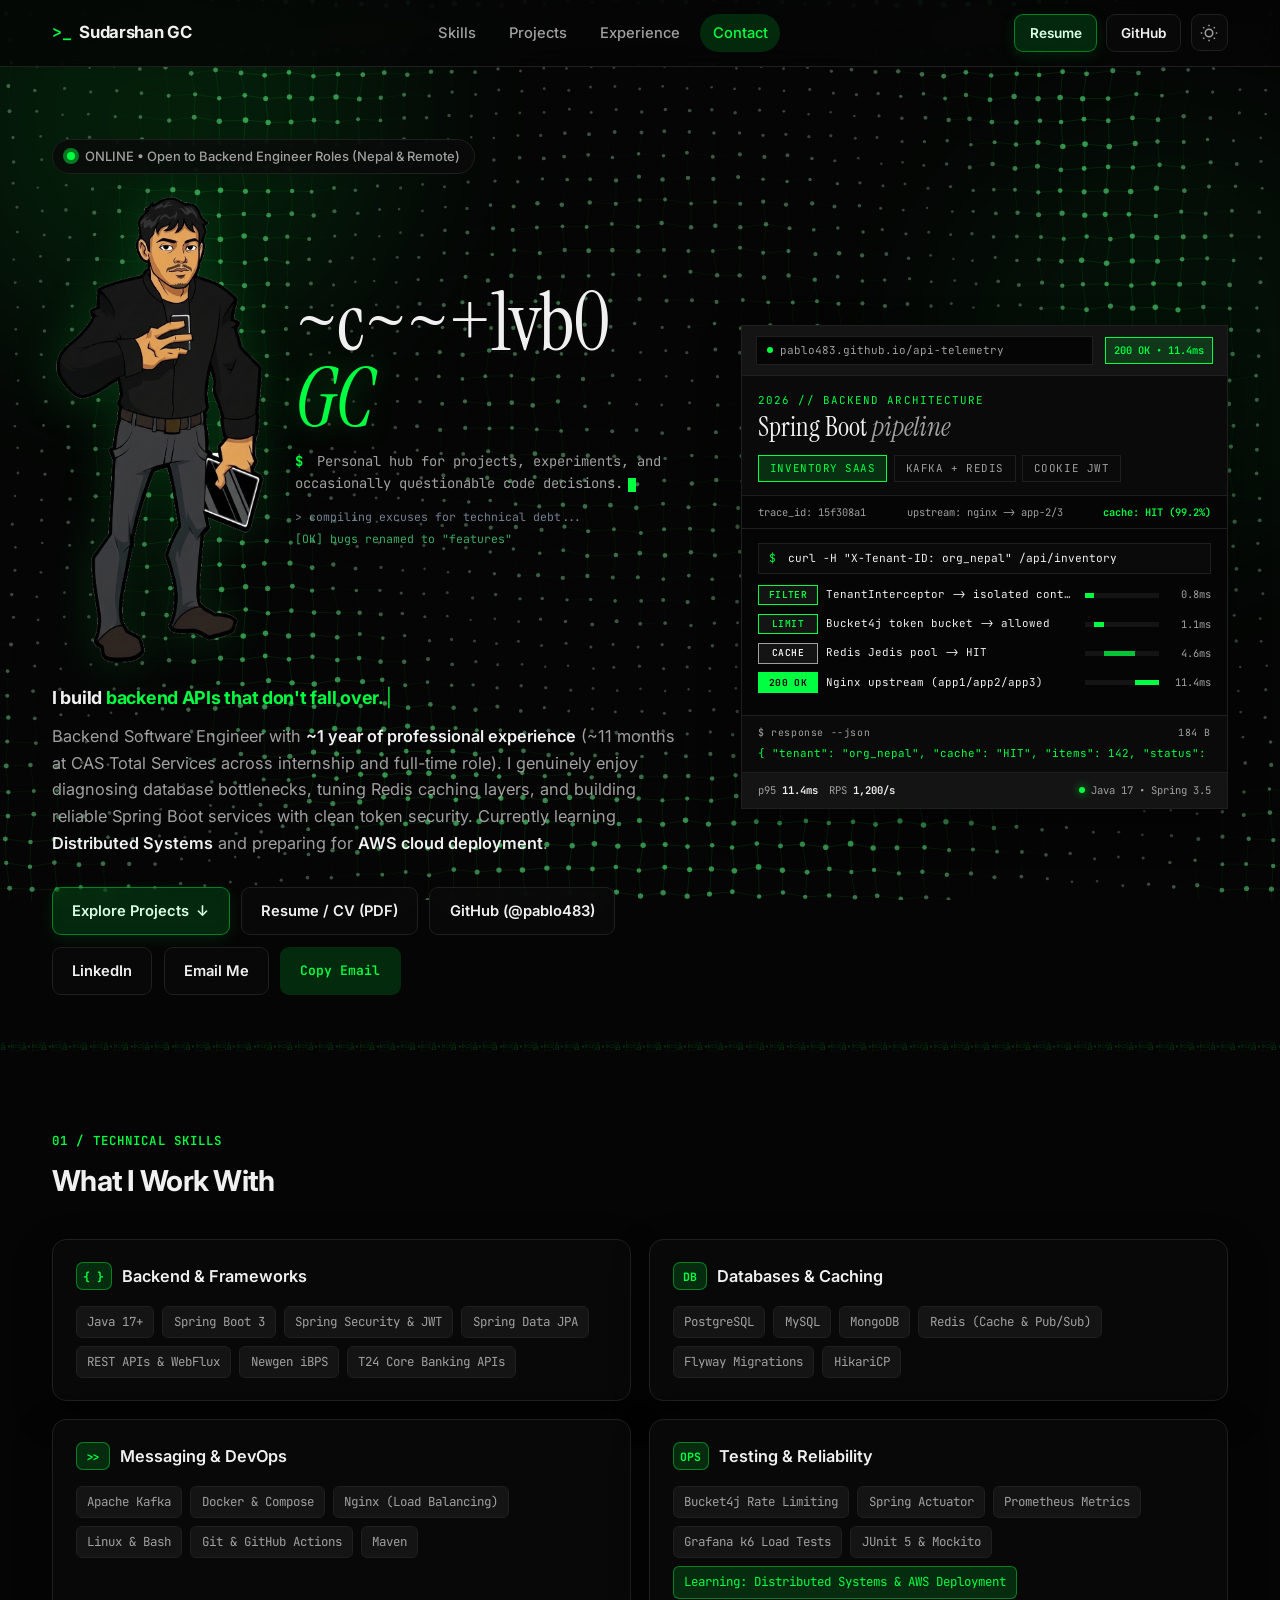
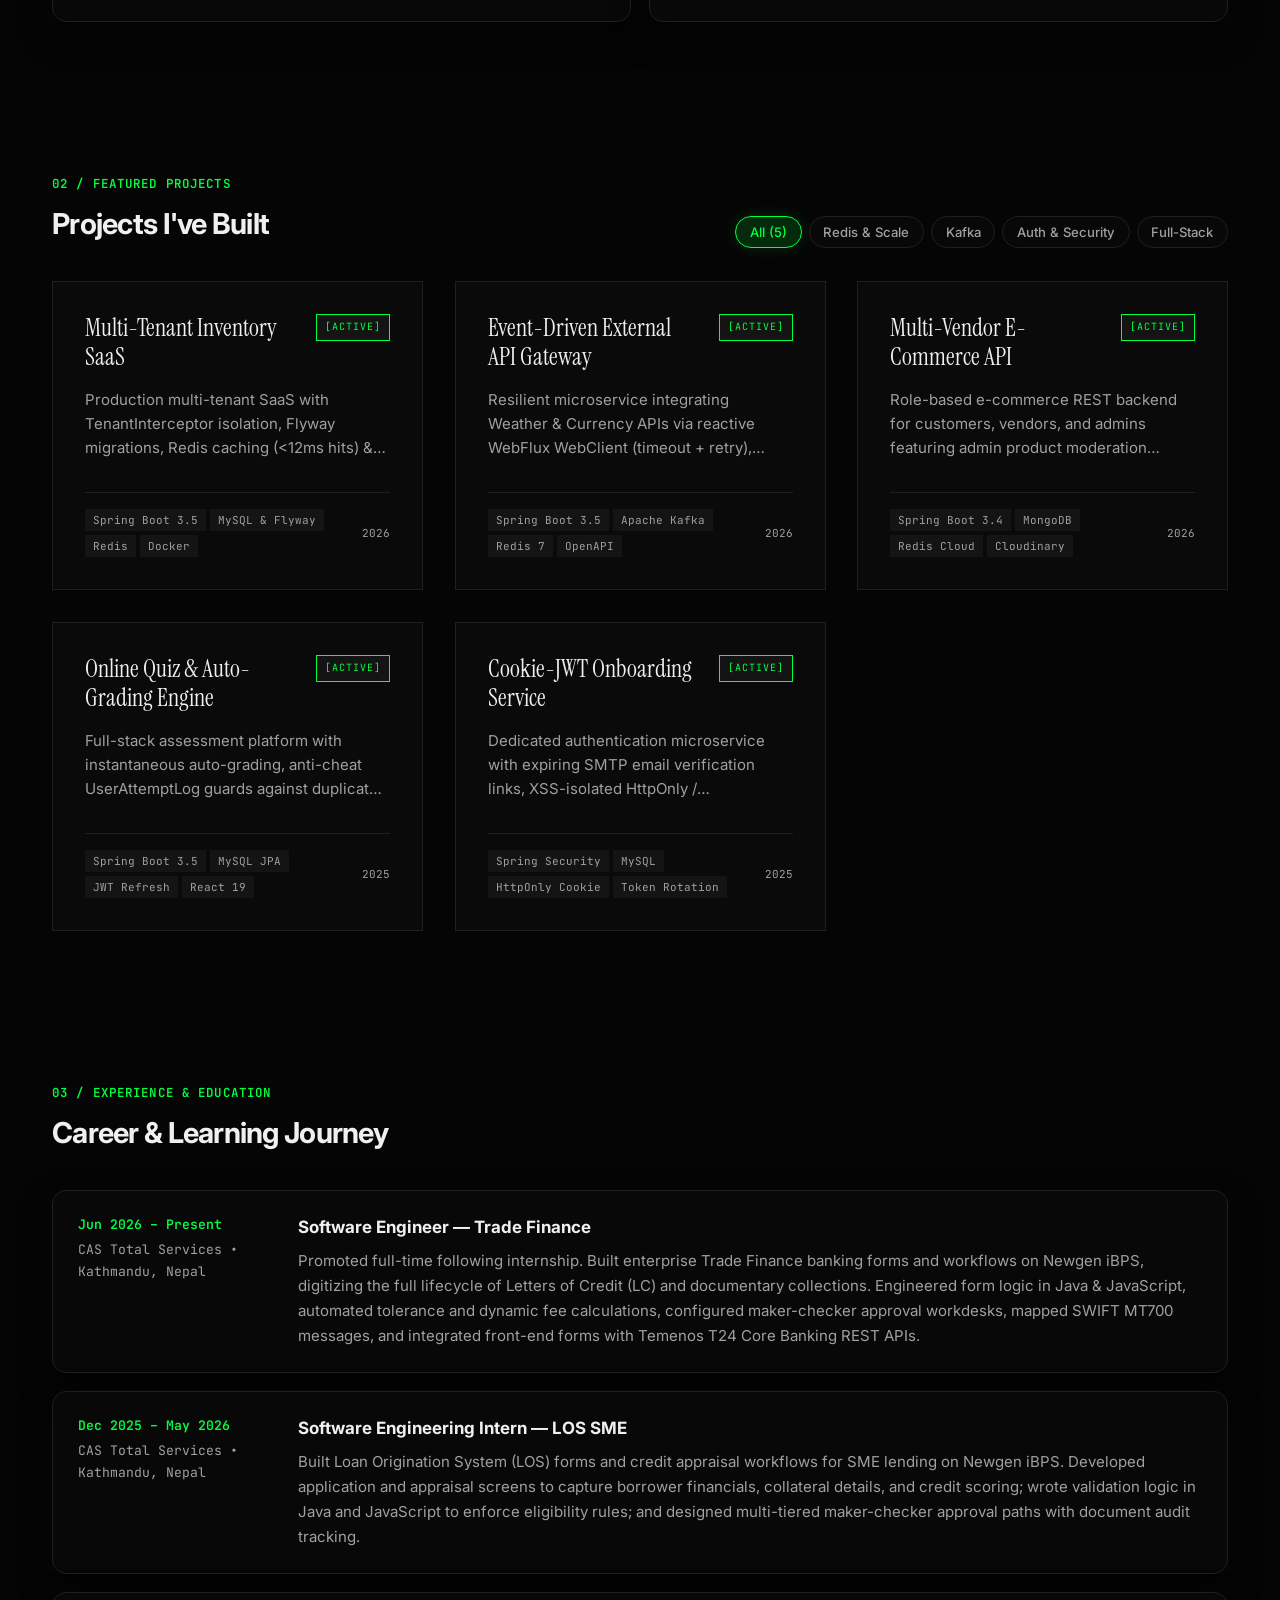
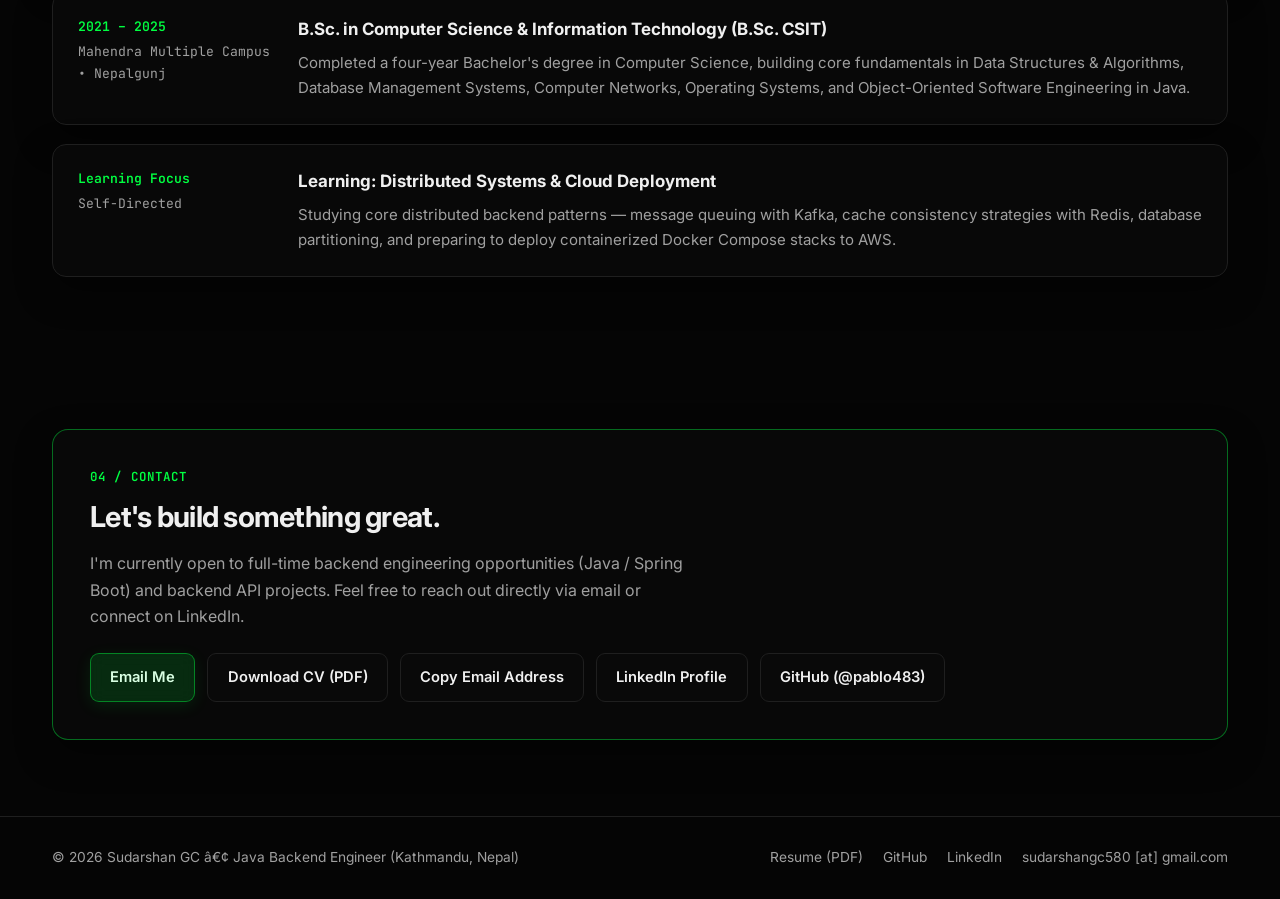
<file: index.html>
<!DOCTYPE html>
<html lang="en" data-theme="dark">

<head>
  <meta charset="UTF-8" />
  <meta name="viewport" content="width=device-width, initial-scale=1.0" />
  <title>Sudarshan GC â€” Java &amp; Spring Boot Backend Engineer</title>
  <meta name="description"
    content="Portfolio of Sudarshan GC, Software Engineer (Java &amp; Spring Boot Backend) from Nepal specializing in REST APIs, PostgreSQL, MySQL, MongoDB, Redis, Apache Kafka, Docker, and AWS." />
  <meta property="og:title" content="Sudarshan GC â€” Java &amp; Spring Boot Backend Engineer" />
  <meta property="og:description"
    content="Backend Software Engineer building multi-tenant SaaS APIs, caching layers, and event-driven Spring Boot services." />
  <meta property="og:type" content="website" />
  <meta property="og:url" content="https://pablo483.github.io/" />
  <link rel="canonical" href="https://pablo483.github.io/" />
  <link rel="preconnect" href="https://fonts.googleapis.com" />
  <link rel="preconnect" href="https://fonts.gstatic.com" crossorigin />
  <link
    href="https://fonts.googleapis.com/css2?family=Instrument+Serif:ital@0;1&amp;family=Inter:wght@400;500;600;700;800&amp;family=JetBrains+Mono:wght@400;500;600&amp;display=swap"
    rel="stylesheet" />
  <link rel="stylesheet" href="styles.css?v=20261119e" />
  <script>
    (function () {
      try {
        var savedTheme = localStorage.getItem("portfolio_theme");
        if (savedTheme === "light" || savedTheme === "dark") {
          document.documentElement.setAttribute("data-theme", savedTheme);
        }
      } catch (e) {    }
    })( </script>
</head>

<body>
  <!-- Ambient Aurora Orbs & Interactive Particle Lattice Canvas -->
  <div class="ambient-bg" aria-hidden="true">
    <div class="ambient-orb orb-1"></div>
    <div class="ambient-orb orb-2"></div>
  </div>
  <canvas id="particle-canvas" class="particle-canvas" aria-hidden="true"></canvas>

  <!-- Sticky Navigation -->
  <header class="site-header">
    <div class="scroll-progress" id="scroll-progress" aria-hidden="true"></div>
    <div class="container nav-inner">
      <a href="#top" class="brand" aria-label="Sudarshan GC Home">
        <span class="brand-prompt">&gt;_</span>
        <span class="brand-name">Sudarshan GC</span>
      </a>

      <nav class="nav-links" id="nav-links" aria-label="Primary Navigation">
        <a href="#skills" data-nav="skills">Skills</a>
        <a href="#projects" data-nav="projects">Projects</a>
        <a href="#experience" data-nav="experience">Experience</a>
        <a href="#contact" data-nav="contact">Contact</a>
      </nav>

      <div class="nav-actions">
        <a href="Sudarshan_GC_CV.pdf" target="_blank" rel="noopener noreferrer" class="btn btn-primary btn-sm">
          Resume
        </a>

        <a href="https://github.com/pablo483" target="_blank" rel="noopener noreferrer" class="btn btn-outline btn-sm">
          GitHub
        </a>

        <button type="button" class="icon-btn" id="theme-toggle" aria-label="Switch to light mode" title="Switch theme">
          <span class="theme-icon-wrap" id="theme-icon">
            <svg class="icon-sun" viewBox="0 0 24 24" width="18" height="18" fill="none" stroke="currentColor"
              stroke-width="2" aria-hidden="true">
              <circle cx="12" cy="12" r="5"></circle>
              <line x1="12" y1="1" x2="12" y2="3"></line>
              <line x1="12" y1="21" x2="12" y2="23"></line>
              <line x1="4.22" y1="4.22" x2="5.64" y2="5.64"></line>
              <line x1="18.36" y1="18.36" x2="19.78" y2="19.78"></line>
              <line x1="1" y1="12" x2="3" y2="12"></line>
              <line x1="21" y1="12" x2="23" y2="12"></line>
              <line x1="4.22" y1="19.78" x2="5.64" y2="18.36"></line>
              <line x1="18.36" y1="5.64" x2="19.78" y2="4.22"></line>
            </svg>
            <svg class="icon-moon" viewBox="0 0 24 24" width="18" height="18" fill="none" stroke="currentColor"
              stroke-width="2" aria-hidden="true">
              <path d="M21 12.79A9 9 0 1 1 11.21 3 7 7 0 0 0 21 12.79z"></path>
            </svg>
          </span>
        </button>

        <button type="button" class="icon-btn mobile-menu-btn" id="mobile-menu-btn" aria-label="Open navigation menu"
          aria-expanded="false">
          <svg viewBox="0 0 24 24" width="20" height="20" fill="none" stroke="currentColor" stroke-width="2">
            <line x1="3" y1="6" x2="21" y2="6"></line>
            <line x1="3" y1="12" x2="21" y2="12"></line>
            <line x1="3" y1="18" x2="21" y2="18"></line>
          </svg>
        </button>
      </div>
    </div>
  </header>

  <main id="top">
    <!-- Hero / Chad-Inspired Character Avatar + Editorial Title + Terminal Logs + Interactive Pipeline -->
    <section class="hero section">
      <div class="container hero-grid">
        <div class="hero-copy reveal">
          <div class="status-pill">
            <span class="status-dot"></span>
            <span>ONLINE &bull; Open to Backend Engineer Roles (Nepal &amp; Remote)</span>
          </div>

          <div class="hero-identity">
            <figure class="hero-avatar-figure" id="hero-avatar-tilt">
              <img src="sudarshan-avatar.png?v=20261116f" alt="Sudarshan GC character illustration"
                class="hero-avatar-img" width="215" height="466" />
            </figure>

            <div class="hero-identity-content">
              <h1 class="hero-editorial-title" id="scramble-title" title="Hover to decode">
                Sudarshan<br /><em>GC</em>
              </h1>

              <p class="hero-terminal-desc">
                <span class="prompt">$</span> Personal hub for projects, experiments, and occasionally questionable code
                decisions.<span class="terminal-block-cursor" aria-hidden="true"></span>
              </p>

              <!-- Live Scrolling Terminal Logs (Chad Bercea style) -->
              <div class="terminal-logs" id="terminal-logs" aria-live="polite">
                <div class="terminal-log-line">&gt; compiling excuses for technical debt...</div>
              </div>
            </div>
          </div>

          <p class="hero-role-line">
            I build <span class="typing-wrap"><span id="typing-role">backend APIs that don't fall over.</span><span
                class="typing-cursor" aria-hidden="true">|</span></span>
          </p>

          <p class="hero-subtitle">
            Backend Software Engineer with <strong>~1 year of professional experience</strong> (~11 months at CAS Total
            Services across internship and full-time role).
            I genuinely enjoy diagnosing database bottlenecks, tuning Redis caching layers, and building reliable Spring
            Boot services with clean token security.
            Currently learning <strong>Distributed Systems</strong> and preparing for <strong>AWS cloud
              deployment</strong>.
          </p>

          <div class="hero-cta">
            <a href="#projects" class="btn btn-primary btn-shine">
              <span>Explore Projects</span>
              <span aria-hidden="true">&darr;</span>
            </a>
            <a href="Sudarshan_GC_CV.pdf" target="_blank" rel="noopener noreferrer" class="btn btn-outline">
              Resume / CV (PDF)
            </a>
            <a href="https://github.com/pablo483" target="_blank" rel="noopener noreferrer" class="btn btn-outline">
              GitHub (@pablo483)
            </a>
            <a href="https://www.linkedin.com/in/sudarshan-gc-8323a5442/" target="_blank" rel="noopener noreferrer"
              class="btn btn-outline">
              LinkedIn
            </a>
            <a href="#" class="btn btn-outline js-email-link" data-user="sudarshangc580" data-domain="gmail.com">
              Email Me
            </a>
            <button type="button" class="btn btn-ghost copy-email-btn" data-email="sudarshangc580@gmail.com">
              Copy Email
            </button>
          </div>
        </div>

        <!-- Interactive Backend Telemetry Console (Chad Bercea Minimalist Monochrome Style — No Replay Button, Steady) -->
        <aside class="terminal-card reveal" style="--delay: 120ms"
          aria-label="Interactive Backend Request Trace">
          <div class="terminal-bar">
            <div class="terminal-url-bar">
              <span class="apm-dot" aria-hidden="true"></span>
              <span class="terminal-title">pablo483.github.io/api-telemetry</span>
            </div>
            <span class="trace-status-pill" id="trace-status-pill">200 OK &bull; 11.4ms</span>
          </div>

          <div class="preview-hero-strip">
            <div class="preview-headline">
              <span class="preview-headline-year">2026 // BACKEND ARCHITECTURE</span>
              <span class="preview-headline-title">Spring Boot <em>pipeline</em></span>
            </div>
            <div class="terminal-tabs" role="tablist" aria-label="Select sample API pipeline">
              <button type="button" class="term-tab active" data-trace="saas" role="tab" aria-selected="true">
                Inventory SaaS
              </button>
              <button type="button" class="term-tab" data-trace="kafka" role="tab" aria-selected="false">
                Kafka + Redis
              </button>
              <button type="button" class="term-tab" data-trace="auth" role="tab" aria-selected="false">
                Cookie JWT
              </button>
            </div>
          </div>

          <div class="trace-meta-strip">
            <span id="trace-id-label">trace_id: 7f9a3c1b</span>
            <span id="trace-node-label">upstream: nginx &rarr; app-2/3</span>
            <span id="trace-cache-label" class="trace-cache-hit">cache: HIT</span>
          </div>

          <div class="terminal-body" id="terminal-body">
            <!-- Populated dynamically by script.js -->
          </div>

          <div class="trace-response-box">
            <div class="trace-response-head">
              <span>$ response --json</span>
              <span id="trace-size-label">184 B</span>
            </div>
            <pre class="trace-json" id="trace-json">{ "tenant": "org_nepal", "cache": "HIT", "items": 142, "status": "OK" }</pre>
          </div>

          <div class="terminal-footer">
            <div class="telemetry-pills">
              <span class="telemetry-chip">p95 <strong id="trace-p95">11.4ms</strong></span>
              <span class="telemetry-chip">RPS <strong id="trace-rps">1,200/s</strong></span>
            </div>
            <span class="live-indicator"><span class="live-ping"></span>Java 17 &bull; Spring 3.5</span>
          </div>
        </aside>
      </div>
      <div class="ascii-divider" id="ascii-divider" aria-hidden="true">
        â•â•â•â•â•â•â•â•â•â•â•â•â•â•â•â•â•â•â•â•â•â•â•â•â•â•â•â•â•â•â•â•â•â•â•â•â•â•â•â•â•â•â•â•â•â•â•â•â•â•â•â•â•â•â•â•â•â•â•â•â•â•â•â•â•â•â•â•â•â•â•â•â•â•â•â•â•â•â•â•â•â•â•â•â•â•â•â•â•â•â•â•â•â•â•â•â•â•â•â•</div>
    </section>

    <!-- Technical Skills -->
    <section id="skills" class="section">
      <div class="container">
        <div class="section-header reveal">
          <p class="section-eyebrow">01 / TECHNICAL SKILLS</p>
          <h2 class="section-title">What I Work With</h2>
        </div>

        <div class="skills-grid">
          <div class="skill-card spotlight-card reveal" style="--delay: 0ms">
            <div class="skill-card-head">
              <span class="skill-icon" aria-hidden="true">{ }</span>
              <h3>Backend &amp; Frameworks</h3>
            </div>
            <ul class="tag-list">
              <li>Java 17+</li>
              <li>Spring Boot 3</li>
              <li>Spring Security &amp; JWT</li>
              <li>Spring Data JPA</li>
              <li>REST APIs &amp; WebFlux</li>
              <li>Newgen iBPS</li>
              <li>T24 Core Banking APIs</li>
            </ul>
          </div>

          <div class="skill-card spotlight-card reveal" style="--delay: 70ms">
            <div class="skill-card-head">
              <span class="skill-icon" aria-hidden="true">DB</span>
              <h3>Databases &amp; Caching</h3>
            </div>
            <ul class="tag-list">
              <li>PostgreSQL</li>
              <li>MySQL</li>
              <li>MongoDB</li>
              <li>Redis (Cache &amp; Pub/Sub)</li>
              <li>Flyway Migrations</li>
              <li>HikariCP</li>
            </ul>
          </div>

          <div class="skill-card spotlight-card reveal" style="--delay: 140ms">
            <div class="skill-card-head">
              <span class="skill-icon" aria-hidden="true">&gt;&gt;</span>
              <h3>Messaging &amp; DevOps</h3>
            </div>
            <ul class="tag-list">
              <li>Apache Kafka</li>
              <li>Docker &amp; Compose</li>
              <li>Nginx (Load Balancing)</li>
              <li>Linux &amp; Bash</li>
              <li>Git &amp; GitHub Actions</li>
              <li>Maven</li>
            </ul>
          </div>

          <div class="skill-card spotlight-card reveal" style="--delay: 210ms">
            <div class="skill-card-head">
              <span class="skill-icon" aria-hidden="true">OPS</span>
              <h3>Testing &amp; Reliability</h3>
            </div>
            <ul class="tag-list">
              <li>Bucket4j Rate Limiting</li>
              <li>Spring Actuator</li>
              <li>Prometheus Metrics</li>
              <li>Grafana k6 Load Tests</li>
              <li>JUnit 5 &amp; Mockito</li>
              <li class="tag-highlight">Learning: Distributed Systems &amp; AWS Deployment</li>
            </ul>
          </div>
        </div>
      </div>
    </section>

    <!-- Featured Projects -->
    <section id="projects" class="section">
      <div class="container">
        <div class="section-header section-header-row reveal">
          <div>
            <p class="section-eyebrow">02 / FEATURED PROJECTS</p>
            <h2 class="section-title">Projects I've Built</h2>
          </div>

          <div class="filter-bar" role="group" aria-label="Filter projects by category">
            <button type="button" class="filter-btn active" data-filter="all">All (5)</button>
            <button type="button" class="filter-btn" data-filter="redis">Redis &amp; Scale</button>
            <button type="button" class="filter-btn" data-filter="kafka">Kafka</button>
            <button type="button" class="filter-btn" data-filter="security">Auth &amp; Security</button>
            <button type="button" class="filter-btn" data-filter="fullstack">Full-Stack</button>
          </div>
        </div>

        <div class="projects-grid" id="projects-grid">
          <!-- #1 Rank: Inventory-SAAS -->
          <article class="project-card card" data-tags="redis security fullstack" data-href="https://github.com/pablo483/Inventory-SAAS">
            <div class="card__header">
              <h3 class="card__title">Multi-Tenant Inventory SaaS</h3>
              <span class="card__status card__status--active">[ACTIVE]</span>
            </div>

            <p class="card__desc">
              Production multi-tenant SaaS with TenantInterceptor isolation, Flyway migrations, Redis caching (&lt;12ms hits) &amp; Pub/Sub, Bucket4j rate limiting, Nginx 3-replica Docker stack (1,200 req/s in k6), and React 19 + TS UI.
            </p>

            <div class="card__meta">
              <div class="card__tags">
                <span class="card__tag">Spring Boot 3.5</span>
                <span class="card__tag">MySQL &amp; Flyway</span>
                <span class="card__tag">Redis</span>
                <span class="card__tag">Docker</span>
              </div>
              <span class="card__date">2026</span>
            </div>

            <div class="card__links">
              <a href="https://github.com/pablo483/Inventory-SAAS" target="_blank" rel="noopener noreferrer" class="card__link">
                Repo &rarr;
              </a>
            </div>
          </article>

          <!-- #2 Rank: external-api-integration -->
          <article class="project-card card" data-tags="redis kafka" data-href="https://github.com/pablo483/external-api-integration">
            <div class="card__header">
              <h3 class="card__title">Event-Driven External API Gateway</h3>
              <span class="card__status card__status--active">[ACTIVE]</span>
            </div>

            <p class="card__desc">
              Resilient microservice integrating Weather &amp; Currency APIs via reactive WebFlux WebClient (timeout + retry), Redis 10m TTL caching, async Apache Kafka audit pipeline with manual offset commits, Swagger UI, and JUnit 5 tests.
            </p>

            <div class="card__meta">
              <div class="card__tags">
                <span class="card__tag">Spring Boot 3.5</span>
                <span class="card__tag">Apache Kafka</span>
                <span class="card__tag">Redis 7</span>
                <span class="card__tag">OpenAPI</span>
              </div>
              <span class="card__date">2026</span>
            </div>

            <div class="card__links">
              <a href="https://github.com/pablo483/external-api-integration" target="_blank" rel="noopener noreferrer" class="card__link">
                Repo &rarr;
              </a>
            </div>
          </article>

          <!-- #3 Rank: Ecommerce_Cloud -->
          <article class="project-card card" data-tags="redis security" data-href="https://github.com/pablo483/Ecommerce_Cloud">
            <div class="card__header">
              <h3 class="card__title">Multi-Vendor E-Commerce API</h3>
              <span class="card__status card__status--active">[ACTIVE]</span>
            </div>

            <p class="card__desc">
              Role-based e-commerce REST backend for customers, vendors, and admins featuring admin product moderation workflows, Cloudinary multipart media CDN, Redis paginated query caching (&lt;18ms), and @Scheduled low-stock SMTP alerts.
            </p>

            <div class="card__meta">
              <div class="card__tags">
                <span class="card__tag">Spring Boot 3.4</span>
                <span class="card__tag">MongoDB</span>
                <span class="card__tag">Redis Cloud</span>
                <span class="card__tag">Cloudinary</span>
              </div>
              <span class="card__date">2026</span>
            </div>

            <div class="card__links">
              <a href="https://github.com/pablo483/Ecommerce_Cloud" target="_blank" rel="noopener noreferrer" class="card__link">
                Repo &rarr;
              </a>
            </div>
          </article>

          <!-- #4 Rank: online-quiz-backend -->
          <article class="project-card card" data-tags="security fullstack" data-href="https://github.com/pablo483/online-quiz-backend">
            <div class="card__header">
              <h3 class="card__title">Online Quiz &amp; Auto-Grading Engine</h3>
              <span class="card__status card__status--active">[ACTIVE]</span>
            </div>

            <p class="card__desc">
              Full-stack assessment platform with instantaneous auto-grading, anti-cheat UserAttemptLog guards against duplicate option guesses, JWT + UUID refresh tokens, paired with a React 19 + Tailwind CSS frontend.
            </p>

            <div class="card__meta">
              <div class="card__tags">
                <span class="card__tag">Spring Boot 3.5</span>
                <span class="card__tag">MySQL JPA</span>
                <span class="card__tag">JWT Refresh</span>
                <span class="card__tag">React 19</span>
              </div>
              <span class="card__date">2025</span>
            </div>

            <div class="card__links">
              <a href="https://github.com/pablo483/online-quiz-backend" target="_blank" rel="noopener noreferrer" class="card__link">
                Repo &rarr;
              </a>
            </div>
          </article>

          <!-- #5 Rank: UserOnboarding-API-Cookie -->
          <article class="project-card card" data-tags="security" data-href="https://github.com/pablo483/UserOnboarding-API-Cookie">
            <div class="card__header">
              <h3 class="card__title">Cookie-JWT Onboarding Service</h3>
              <span class="card__status card__status--active">[ACTIVE]</span>
            </div>

            <p class="card__desc">
              Dedicated authentication microservice with expiring SMTP email verification links, XSS-isolated HttpOnly / SameSite=Lax cookie JWTs (15m window), and stateful refresh token rotation in MySQL.
            </p>

            <div class="card__meta">
              <div class="card__tags">
                <span class="card__tag">Spring Security</span>
                <span class="card__tag">MySQL</span>
                <span class="card__tag">HttpOnly Cookie</span>
                <span class="card__tag">Token Rotation</span>
              </div>
              <span class="card__date">2025</span>
            </div>

            <div class="card__links">
              <a href="https://github.com/pablo483/UserOnboarding-API-Cookie" target="_blank" rel="noopener noreferrer" class="card__link">
                Repo &rarr;
              </a>
            </div>
          </article>
        </div>
      </div>
    </section>

    <!-- Experience -->
    <section id="experience" class="section">
      <div class="container">
        <div class="section-header reveal">
          <p class="section-eyebrow">03 / EXPERIENCE &amp; EDUCATION</p>
          <h2 class="section-title">Career &amp; Learning Journey</h2>
        </div>

        <div class="timeline">
          <div class="timeline-item spotlight-card reveal">
            <div class="timeline-meta">
              <span class="timeline-period">Jun 2026 &ndash; Present</span>
              <span class="timeline-location">CAS Total Services &bull; Kathmandu, Nepal</span>
            </div>
            <div class="timeline-content">
              <h3>Software Engineer &mdash; Trade Finance</h3>
              <p>
                Promoted full-time following internship. Built enterprise Trade Finance banking forms and workflows on
                Newgen iBPS, digitizing the full lifecycle of Letters of Credit (LC) and documentary collections.
                Engineered form logic in Java &amp; JavaScript, automated tolerance and dynamic fee calculations,
                configured maker-checker approval workdesks, mapped SWIFT MT700 messages, and integrated front-end forms
                with Temenos T24 Core Banking REST APIs.
              </p>
            </div>
          </div>

          <div class="timeline-item spotlight-card reveal" style="--delay: 60ms">
            <div class="timeline-meta">
              <span class="timeline-period">Dec 2025 &ndash; May 2026</span>
              <span class="timeline-location">CAS Total Services &bull; Kathmandu, Nepal</span>
            </div>
            <div class="timeline-content">
              <h3>Software Engineering Intern &mdash; LOS SME</h3>
              <p>
                Built Loan Origination System (LOS) forms and credit appraisal workflows for SME lending on Newgen iBPS.
                Developed application and appraisal screens to capture borrower financials, collateral details, and
                credit scoring; wrote validation logic in Java and JavaScript to enforce eligibility rules; and designed
                multi-tiered maker-checker approval paths with document audit tracking.
              </p>
            </div>
          </div>

          <div class="timeline-item spotlight-card reveal" style="--delay: 120ms">
            <div class="timeline-meta">
              <span class="timeline-period">2021 &ndash; 2025</span>
              <span class="timeline-location">Mahendra Multiple Campus &bull; Nepalgunj</span>
            </div>
            <div class="timeline-content">
              <h3>B.Sc. in Computer Science &amp; Information Technology (B.Sc. CSIT)</h3>
              <p>
                Completed a four-year Bachelor's degree in Computer Science, building core fundamentals in Data
                Structures &amp; Algorithms,
                Database Management Systems, Computer Networks, Operating Systems, and Object-Oriented Software
                Engineering in Java.
              </p>
            </div>
          </div>

          <div class="timeline-item spotlight-card reveal" style="--delay: 180ms">
            <div class="timeline-meta">
              <span class="timeline-period">Learning Focus</span>
              <span class="timeline-location">Self-Directed</span>
            </div>
            <div class="timeline-content">
              <h3>Learning: Distributed Systems &amp; Cloud Deployment</h3>
              <p>
                Studying core distributed backend patterns &mdash; message queuing with Kafka, cache consistency
                strategies with Redis,
                database partitioning, and preparing to deploy containerized Docker Compose stacks to AWS.
              </p>
            </div>
          </div>
        </div>
      </div>
    </section>

    <!-- Contact -->
    <section id="contact" class="section contact-section">
      <div class="container">
        <div class="contact-box spotlight-card reveal">
          <div>
            <p class="section-eyebrow">04 / CONTACT</p>
            <h2 class="section-title">Let's build something great.</h2>
            <p class="contact-desc">
              I'm currently open to full-time backend engineering opportunities (Java / Spring Boot) and backend API
              projects.
              Feel free to reach out directly via email or connect on LinkedIn.
            </p>
          </div>

          <div class="contact-actions">
            <a href="#" class="btn btn-primary btn-shine js-email-link" data-user="sudarshangc580"
              data-domain="gmail.com">
              Email Me
            </a>
            <a href="Sudarshan_GC_CV.pdf" download="Sudarshan_GC_CV.pdf" class="btn btn-outline">
              Download CV (PDF)
            </a>
            <button type="button" class="btn btn-outline copy-email-btn" data-email="sudarshangc580@gmail.com">
              Copy Email Address
            </button>
            <a href="https://www.linkedin.com/in/sudarshan-gc-8323a5442/" target="_blank" rel="noopener noreferrer"
              class="btn btn-outline">
              LinkedIn Profile
            </a>
            <a href="https://github.com/pablo483" target="_blank" rel="noopener noreferrer" class="btn btn-outline">
              GitHub (@pablo483)
            </a>
          </div>
        </div>
      </div>
    </section>
  </main>

  <footer class="site-footer">
    <div class="container footer-inner">
      <span>&copy; <span id="year"></span> Sudarshan GC â€¢ Java Backend Engineer (Kathmandu, Nepal)</span>
      <div class="footer-links">
        <a href="Sudarshan_GC_CV.pdf" target="_blank" rel="noopener noreferrer">Resume (PDF)</a>
        <a href="https://github.com/pablo483" target="_blank" rel="noopener noreferrer">GitHub</a>
        <a href="https://www.linkedin.com/in/sudarshan-gc-8323a5442/" target="_blank"
          rel="noopener noreferrer">LinkedIn</a>
        <a href="#" class="js-email-link" data-user="sudarshangc580" data-domain="gmail.com">
          sudarshangc580 [at] gmail.com
        </a>
      </div>
    </div>
  </footer>

  <!-- Floating Back-to-Top Button -->
  <button type="button" id="back-to-top" class="back-to-top" aria-label="Scroll back to top" title="Back to top">
    &uarr;
  </button>

  <div id="toast" class="toast" role="status" aria-live="polite" hidden>
    Email copied to clipboard!
  </div>

  <script src="particles.js?v=20261119c"></script>
  <script src="script.js?v=20261119c"></script>
</body>

</html>
</file>
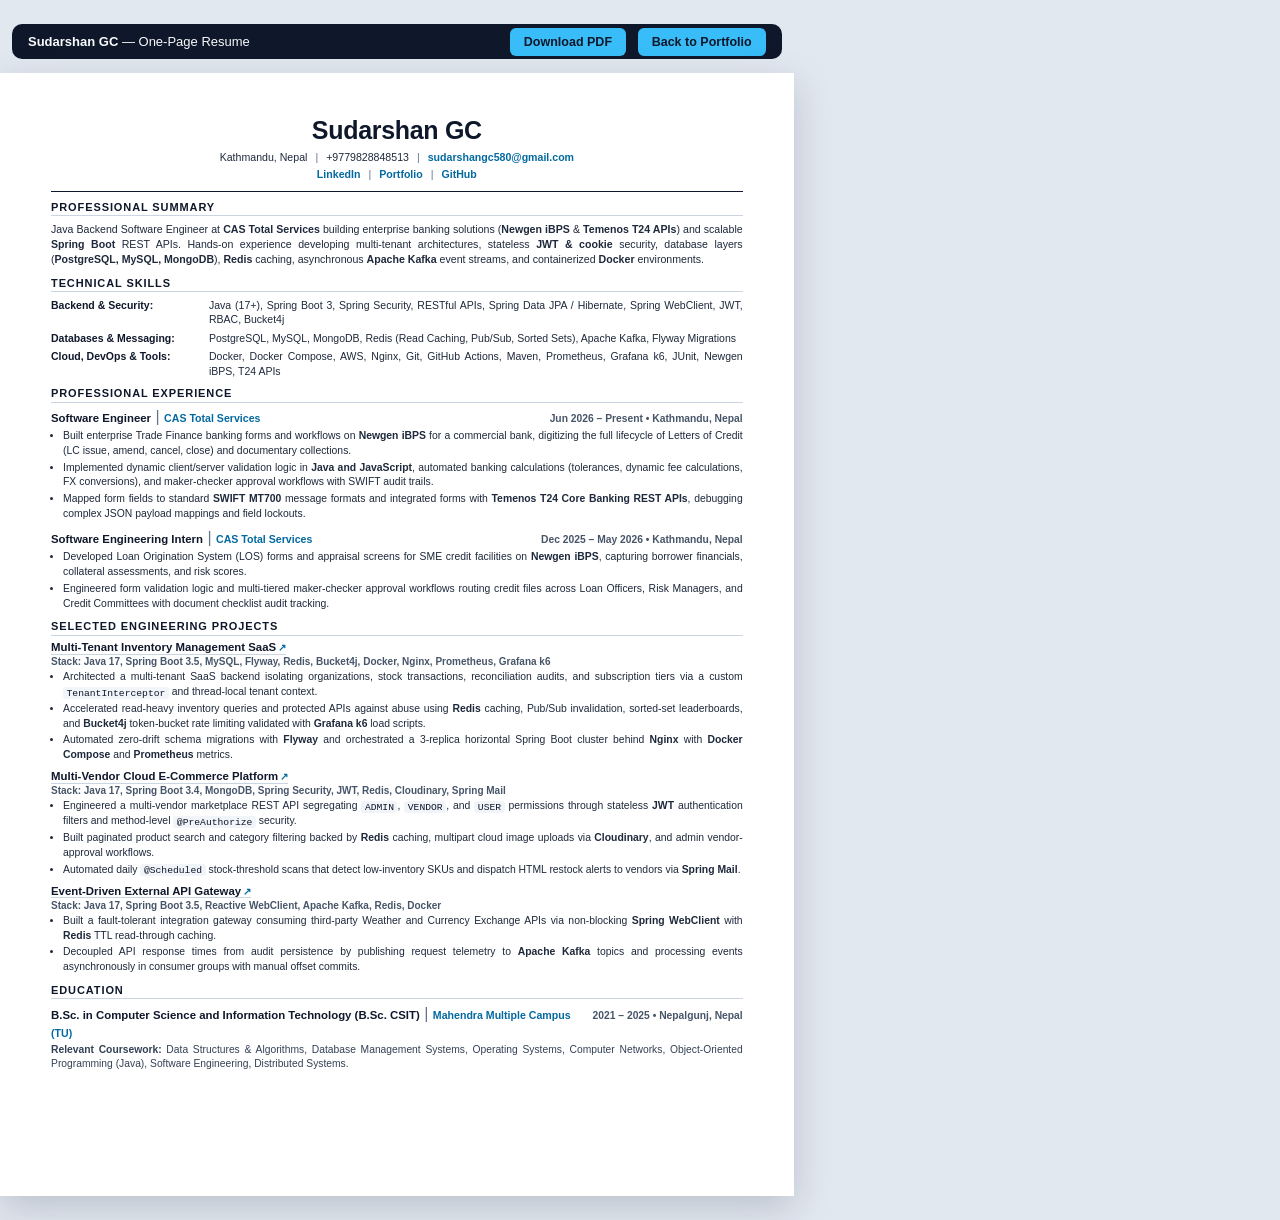
<file: cv.html>
<!DOCTYPE html>
<html lang="en">

<head>
  <meta charset="UTF-8" />
  <meta name="viewport" content="width=device-width, initial-scale=1.0" />
  <title>Sudarshan GC — Resume (Java Backend Software Engineer)</title>
  <style>
    @page {
      size: A4 portrait;
      margin: 0;
    }

    * {
      box-sizing: border-box;
      margin: 0;
      padding: 0;
    }

    html,
    body {
      width: 210mm;
      background: #e2e8f0;
      font-family: 'Segoe UI', -apple-system, BlinkMacSystemFont, 'Helvetica Neue', Arial, sans-serif;
      color: #0f172a;
      -webkit-print-color-adjust: exact;
      print-color-adjust: exact;
    }

    @media screen {
      body {
        display: flex;
        flex-direction: column;
        align-items: center;
        padding: 24px 12px;
        width: 100%;
      }

      .print-bar {
        width: 210mm;
        max-width: 100%;
        display: flex;
        justify-content: space-between;
        align-items: center;
        margin-bottom: 14px;
        padding: 10px 16px;
        background: #0f172a;
        color: #f8fafc;
        border-radius: 10px;
        font-size: 13px;
      }

      .print-bar a,
      .print-bar button {
        background: #38bdf8;
        color: #0f172a;
        border: none;
        padding: 7px 14px;
        border-radius: 6px;
        font-weight: 700;
        font-size: 12.5px;
        text-decoration: none;
        cursor: pointer;
        margin-left: 8px;
      }

      .page {
        box-shadow: 0 12px 36px rgba(15, 23, 42, 0.18);
      }
    }

    @media print {

      html,
      body {
        background: #ffffff;
        width: 210mm;
        height: 297mm;
        overflow: hidden;
      }

      .print-bar {
        display: none !important;
      }
    }

    .page {
      width: 210mm;
      min-height: 297mm;
      max-height: 297mm;
      background: #ffffff;
      padding: 11.5mm 13.5mm 11mm 13.5mm;
      display: flex;
      flex-direction: column;
      justify-content: space-between;
    }

    /* Header */
    .header {
      text-align: center;
      border-bottom: 1.5px solid #0f172a;
      padding-bottom: 8px;
      margin-bottom: 9px;
    }

    .name {
      font-size: 25px;
      font-weight: 800;
      letter-spacing: -0.3px;
      color: #0f172a;
      line-height: 1.18;
    }

    .contact-row {
      margin-top: 4px;
      display: flex;
      justify-content: center;
      flex-wrap: wrap;
      gap: 2px 8px;
      font-size: 10.6px;
      color: #1e293b;
      line-height: 1.45;
    }

    .contact-links-row {
      margin-top: 2px;
      display: flex;
      justify-content: center;
      flex-wrap: wrap;
      gap: 2px 8px;
      font-size: 10.6px;
      color: #1e293b;
      line-height: 1.45;
    }

    .contact-row a,
    .contact-links-row a {
      color: #0369a1;
      text-decoration: none;
      font-weight: 600;
    }

    .sep {
      color: #64748b;
    }

    /* Sections */
    .section {
      margin-bottom: 9px;
    }

    .section:last-child {
      margin-bottom: 0;
    }

    .section-title {
      font-size: 11px;
      font-weight: 800;
      text-transform: uppercase;
      letter-spacing: 0.9px;
      color: #0f172a;
      border-bottom: 1px solid #cbd5e1;
      padding-bottom: 2.5px;
      margin-bottom: 5.5px;
    }

    .summary {
      font-size: 10.6px;
      line-height: 1.45;
      color: #1e293b;
      text-align: justify;
    }

    /* Skills */
    .skills-grid {
      display: grid;
      grid-template-columns: 148px 1fr;
      row-gap: 3.5px;
      column-gap: 10px;
      font-size: 10.5px;
      line-height: 1.4;
    }

    .skill-cat {
      font-weight: 700;
      color: #0f172a;
    }

    .skill-items {
      color: #1e293b;
      text-align: justify;
    }

    /* Experience & Projects */
    .entry {
      margin-bottom: 7.5px;
    }

    .entry:last-child {
      margin-bottom: 0;
    }

    .entry-head {
      display: flex;
      justify-content: space-between;
      align-items: baseline;
      gap: 8px;
    }

    .entry-title {
      font-size: 11.4px;
      font-weight: 700;
      color: #0f172a;
    }

    .entry-sub {
      font-size: 10.6px;
      font-weight: 600;
      color: #0369a1;
    }

    .entry-meta {
      font-size: 10.3px;
      font-weight: 600;
      color: #475569;
      white-space: nowrap;
    }

    .project-stack {
      margin-top: 1.5px;
      font-size: 10px;
      font-weight: 600;
      color: #475569;
    }

    .project-title-link {
      color: #0f172a;
      text-decoration: none;
      border-bottom: 1px solid #cbd5e1;
      padding-bottom: 0.5px;
    }

    .ext-arrow {
      font-size: 9.5px;
      color: #0369a1;
      margin-left: 2px;
    }

    ul.bullets {
      margin-top: 3px;
      padding-left: 12px;
      font-size: 10.4px;
      line-height: 1.42;
      color: #1e293b;
      text-align: justify;
    }

    ul.bullets li {
      margin-bottom: 2px;
    }

    ul.bullets li:last-child {
      margin-bottom: 0;
    }

    code {
      font-family: Consolas, 'SFMono-Regular', Menlo, monospace;
      font-size: 9.7px;
      background: #f1f5f9;
      padding: 0.5px 3.5px;
      border-radius: 3px;
      color: #0f172a;
    }

    .edu-details {
      margin-top: 2px;
      font-size: 10.3px;
      color: #334155;
      line-height: 1.4;
      text-align: justify;
    }
  </style>
</head>

<body>
  <div class="print-bar">
    <span><strong>Sudarshan GC</strong> — One-Page Resume</span>
    <div>
      <a href="Sudarshan_GC_CV.pdf" download>Download PDF</a>
      <a href="index.html">Back to Portfolio</a>
    </div>
  </div>

  <main class="page">
    <div>
      <!-- HEADER -->
      <header class="header">
        <h1 class="name">Sudarshan GC</h1>
        <div class="contact-row">
          <span>Kathmandu, Nepal</span>
          <span class="sep">|</span>
          <span>+9779828848513</span>
          <span class="sep">|</span>
          <a href="mailto:sudarshangc580@gmail.com">sudarshangc580@gmail.com</a>
        </div>
        <div class="contact-links-row">
          <a href="https://www.linkedin.com/in/sudarshan-gc-8323a5442/">LinkedIn</a>
          <span class="sep">|</span>
          <a href="https://pablo483.github.io/">Portfolio</a>
          <span class="sep">|</span>
          <a href="https://github.com/pablo483">GitHub</a>
        </div>
      </header>

      <!-- SUMMARY -->
      <section class="section">
        <h2 class="section-title">Professional Summary</h2>
        <p class="summary">
          Java Backend Software Engineer at <strong>CAS Total Services</strong> building enterprise banking solutions
          (<strong>Newgen iBPS</strong> &amp; <strong>Temenos T24 APIs</strong>) and scalable <strong>Spring
            Boot</strong>
          REST APIs. Hands-on experience developing multi-tenant architectures, stateless <strong>JWT &amp;
            cookie</strong>
          security, database layers (<strong>PostgreSQL, MySQL, MongoDB</strong>), <strong>Redis</strong> caching,
          asynchronous <strong>Apache Kafka</strong> event streams, and containerized <strong>Docker</strong>
          environments.
        </p>
      </section>

      <!-- TECHNICAL SKILLS -->
      <section class="section">
        <h2 class="section-title">Technical Skills</h2>
        <div class="skills-grid">
          <div class="skill-cat">Backend &amp; Security:</div>
          <div class="skill-items">Java (17+), Spring Boot 3, Spring Security, RESTful APIs, Spring Data JPA /
            Hibernate, Spring WebClient, JWT, RBAC, Bucket4j</div>

          <div class="skill-cat">Databases &amp; Messaging:</div>
          <div class="skill-items">PostgreSQL, MySQL, MongoDB, Redis (Read Caching, Pub/Sub, Sorted Sets), Apache Kafka,
            Flyway Migrations</div>

          <div class="skill-cat">Cloud, DevOps &amp; Tools:</div>
          <div class="skill-items">Docker, Docker Compose, AWS, Nginx, Git, GitHub Actions, Maven, Prometheus, Grafana
            k6, JUnit, Newgen iBPS, T24 APIs</div>
        </div>
      </section>

      <!-- PROFESSIONAL EXPERIENCE -->
      <section class="section">
        <h2 class="section-title">Professional Experience</h2>
        <div class="entry">
          <div class="entry-head">
            <div>
              <span class="entry-title">Software Engineer</span>
              <span class="sep"> | </span>
              <span class="entry-sub">CAS Total Services</span>
            </div>
            <span class="entry-meta">Jun 2026 – Present • Kathmandu, Nepal</span>
          </div>
          <ul class="bullets">
            <li>Built enterprise Trade Finance banking forms and workflows on <strong>Newgen iBPS</strong> for a
              commercial bank, digitizing the full lifecycle of Letters of Credit (LC issue, amend, cancel, close) and
              documentary collections.</li>
            <li>Implemented dynamic client/server validation logic in <strong>Java and JavaScript</strong>, automated
              banking calculations (tolerances, dynamic fee calculations, FX conversions), and maker-checker approval
              workflows with SWIFT audit trails.</li>
            <li>Mapped form fields to standard <strong>SWIFT MT700</strong> message formats and integrated forms with
              <strong>Temenos T24 Core Banking REST APIs</strong>, debugging complex JSON payload mappings and field
              lockouts.</li>
          </ul>
        </div>

        <div class="entry">
          <div class="entry-head">
            <div>
              <span class="entry-title">Software Engineering Intern</span>
              <span class="sep"> | </span>
              <span class="entry-sub">CAS Total Services</span>
            </div>
            <span class="entry-meta">Dec 2025 – May 2026 • Kathmandu, Nepal</span>
          </div>
          <ul class="bullets">
            <li>Developed Loan Origination System (LOS) forms and appraisal screens for SME credit facilities on
              <strong>Newgen iBPS</strong>, capturing borrower financials, collateral assessments, and risk scores.</li>
            <li>Engineered form validation logic and multi-tiered maker-checker approval workflows routing credit files
              across Loan Officers, Risk Managers, and Credit Committees with document checklist audit tracking.</li>
          </ul>
        </div>
      </section>

      <!-- FEATURED BACKEND PROJECTS -->
      <section class="section">
        <h2 class="section-title">Selected Engineering Projects</h2>

        <div class="entry">
          <div class="entry-head">
            <a class="entry-title project-title-link" href="https://github.com/pablo483/Inventory-SAAS">Multi-Tenant
              Inventory Management SaaS<span class="ext-arrow">&#8599;</span></a>
          </div>
          <div class="project-stack">Stack: Java 17, Spring Boot 3.5, MySQL, Flyway, Redis, Bucket4j, Docker, Nginx,
            Prometheus, Grafana k6</div>
          <ul class="bullets">
            <li>Architected a multi-tenant SaaS backend isolating organizations, stock transactions, reconciliation
              audits, and subscription tiers via a custom <code>TenantInterceptor</code> and thread-local tenant
              context.</li>
            <li>Accelerated read-heavy inventory queries and protected APIs against abuse using <strong>Redis</strong>
              caching, Pub/Sub invalidation, sorted-set leaderboards, and <strong>Bucket4j</strong> token-bucket rate
              limiting validated with <strong>Grafana k6</strong> load scripts.</li>
            <li>Automated zero-drift schema migrations with <strong>Flyway</strong> and orchestrated a 3-replica
              horizontal Spring Boot cluster behind <strong>Nginx</strong> with <strong>Docker Compose</strong> and
              <strong>Prometheus</strong> metrics.
            </li>
          </ul>
        </div>

        <div class="entry">
          <div class="entry-head">
            <a class="entry-title project-title-link" href="https://github.com/pablo483/Ecommerce_Cloud">Multi-Vendor
              Cloud E-Commerce Platform<span class="ext-arrow">&#8599;</span></a>
          </div>
          <div class="project-stack">Stack: Java 17, Spring Boot 3.4, MongoDB, Spring Security, JWT, Redis, Cloudinary,
            Spring Mail</div>
          <ul class="bullets">
            <li>Engineered a multi-vendor marketplace REST API segregating <code>ADMIN</code>, <code>VENDOR</code>, and
              <code>USER</code> permissions through stateless <strong>JWT</strong> authentication filters and
              method-level <code>@PreAuthorize</code> security.
            </li>
            <li>Built paginated product search and category filtering backed by <strong>Redis</strong> caching,
              multipart cloud image uploads via <strong>Cloudinary</strong>, and admin vendor-approval workflows.</li>
            <li>Automated daily <code>@Scheduled</code> stock-threshold scans that detect low-inventory SKUs and
              dispatch HTML restock alerts to vendors via <strong>Spring Mail</strong>.</li>
          </ul>
        </div>

        <div class="entry">
          <div class="entry-head">
            <a class="entry-title project-title-link"
              href="https://github.com/pablo483/external-api-integration">Event-Driven External API Gateway<span
                class="ext-arrow">&#8599;</span></a>
          </div>
          <div class="project-stack">Stack: Java 17, Spring Boot 3.5, Reactive WebClient, Apache Kafka, Redis, Docker
          </div>
          <ul class="bullets">
            <li>Built a fault-tolerant integration gateway consuming third-party Weather and Currency Exchange APIs via
              non-blocking <strong>Spring WebClient</strong> with <strong>Redis</strong> TTL read-through caching.</li>
            <li>Decoupled API response times from audit persistence by publishing request telemetry to <strong>Apache
                Kafka</strong> topics and processing events asynchronously in consumer groups with manual offset
              commits.</li>
          </ul>
        </div>
      </section>

      <!-- EDUCATION -->
      <section class="section">
        <h2 class="section-title">Education</h2>
        <div class="entry">
          <div class="entry-head">
            <div>
              <span class="entry-title">B.Sc. in Computer Science and Information Technology (B.Sc. CSIT)</span>
              <span class="sep"> | </span>
              <span class="entry-sub">Mahendra Multiple Campus (TU)</span>
            </div>
            <span class="entry-meta">2021 – 2025 • Nepalgunj, Nepal</span>
          </div>
          <p class="edu-details">
            <strong>Relevant Coursework:</strong> Data Structures &amp; Algorithms, Database Management Systems,
            Operating Systems, Computer Networks, Object-Oriented Programming (Java), Software Engineering, Distributed
            Systems.
          </p>
        </div>
      </section>
    </div>
  </main>
</body>

</html>
</file>
<file: styles.css>
:root[data-theme="dark"] {
  color-scheme: dark;
  --bg: #050505;
  --bg-elevated: #0a0a0a;
  --bg-card: rgba(10, 10, 10, 0.82);
  --bg-card-hover: rgba(20, 20, 20, 0.94);
  --terminal-bg: rgba(5, 5, 5, 0.92);
  --border: #1f1f1f;
  --border-strong: rgba(0, 255, 65, 0.4);
  --text: #f0f0f0;
  --text-muted: #a0a0a0;
  --accent: #00ff41;
  --accent-strong: #00cc34;
  --accent-soft: rgba(0, 255, 65, 0.15);
  --spotlight: rgba(0, 255, 65, 0.09);
  --success: #00ff41;
  --tag-bg: #141414;
  --tag-text: #a0a0a0;
  --header-bg: rgba(5, 5, 5, 0.82);
  --grid-line: rgba(255, 255, 255, 0.04);
  --orb-1: rgba(0, 255, 65, 0.10);
  --orb-2: rgba(0, 255, 65, 0.05);
  --shadow: 0 14px 36px rgba(0, 0, 0, 0.42);
  --avatar-shadow: 0 4px 24px rgba(0, 255, 65, 0.15);
  --avatar-shadow-hover: 0 8px 32px rgba(0, 255, 65, 0.25);
}

:root[data-theme="light"] {
  color-scheme: light;
  --bg: #f5f5f5;
  --bg-elevated: #ffffff;
  --bg-card: rgba(255, 255, 255, 0.9);
  --bg-card-hover: #ffffff;
  --terminal-bg: #0a0a0a;
  --border: #d4d4d4;
  --border-strong: rgba(0, 184, 48, 0.45);
  --text: #1a1a1a;
  --text-muted: #525252;
  --accent: #00b830;
  --accent-strong: #008f25;
  --accent-soft: rgba(0, 184, 48, 0.12);
  --spotlight: rgba(0, 184, 48, 0.08);
  --success: #00b830;
  --tag-bg: #ebebeb;
  --tag-text: #525252;
  --header-bg: rgba(245, 245, 245, 0.85);
  --grid-line: rgba(15, 23, 42, 0.05);
  --orb-1: rgba(0, 184, 48, 0.10);
  --orb-2: rgba(0, 184, 48, 0.05);
  --shadow: 0 10px 28px rgba(15, 23, 42, 0.07);
  --avatar-shadow: 0 4px 24px rgba(0, 184, 48, 0.12);
  --avatar-shadow-hover: 0 8px 32px rgba(0, 184, 48, 0.2);
}

*,
*::before,
*::after {
  box-sizing: border-box;
}

html {
  scroll-behavior: smooth;
  scroll-padding-top: 84px;
}

body {
  margin: 0;
  font-family: "Inter", -apple-system, BlinkMacSystemFont, "Segoe UI", Roboto, sans-serif;
  background-color: var(--bg);
  color: var(--text);
  line-height: 1.65;
  overflow-x: hidden;
  -webkit-font-smoothing: antialiased;
}

/* Ambient Aurora Orbs & Interactive Particle Canvas */
.ambient-bg {
  position: fixed;
  inset: 0;
  z-index: -2;
  pointer-events: none;
  overflow: hidden;
}

.particle-canvas {
  position: fixed;
  inset: 0;
  z-index: -1;
  pointer-events: none;
  display: block;
}

main {
  position: relative;
  z-index: 1;
}

.ambient-orb {
  position: absolute;
  border-radius: 50%;
  filter: blur(90px);
  animation: orbFloat 16s ease-in-out infinite alternate;
}

.orb-1 {
  width: 480px;
  height: 480px;
  top: -120px;
  left: -80px;
  background: var(--orb-1);
}

.orb-2 {
  width: 440px;
  height: 440px;
  top: 120px;
  right: -100px;
  background: var(--orb-2);
  animation-delay: -7s;
}

@keyframes orbFloat {
  0% {
    transform: translate3d(0, 0, 0) scale(1);
  }

  100% {
    transform: translate3d(40px, 35px, 0) scale(1.08);
  }
}

code {
  font-family: "JetBrains Mono", ui-monospace, SFMono-Regular, Menlo, monospace;
  font-size: 0.85em;
  background: var(--tag-bg);
  color: var(--accent);
  padding: 0.14rem 0.42rem;
  border-radius: 5px;
  border: 1px solid var(--border);
}

a {
  color: inherit;
  text-decoration: none;
}

.container {
  width: 100%;
  max-width: 1240px;
  margin: 0 auto;
  padding: 0 2rem;
}

.section {
  padding: 4.75rem 0;
  position: relative;
}

/* Header, Scroll Progress Bar & Nav */
.site-header {
  position: sticky;
  top: 0;
  z-index: 50;
  background: var(--header-bg);
  backdrop-filter: blur(14px);
  -webkit-backdrop-filter: blur(14px);
  border-bottom: 1px solid var(--border);
}

.scroll-progress {
  position: absolute;
  top: 0;
  left: 0;
  height: 2.5px;
  width: 100%;
  background: linear-gradient(90deg, #00ff41, #00cc34, #7dff9b);
  transform-origin: 0 50%;
  transform: scaleX(0);
  transition: transform 0.08s linear;
}

.nav-inner {
  display: flex;
  align-items: center;
  justify-content: space-between;
  height: 66px;
  gap: 1rem;
}

.brand {
  display: inline-flex;
  align-items: center;
  gap: 0.5rem;
  font-weight: 700;
  font-size: 1.05rem;
  letter-spacing: -0.02em;
}

.brand-prompt {
  font-family: "JetBrains Mono", monospace;
  color: var(--accent);
  font-weight: 600;
  transition: transform 0.2s ease;
}

.brand:hover .brand-prompt {
  transform: translateX(3px);
}

.nav-links {
  display: flex;
  align-items: center;
  gap: 0.45rem;
  font-size: 0.92rem;
  font-weight: 500;
  color: var(--text-muted);
}

.nav-links a {
  padding: 0.4rem 0.8rem;
  border-radius: 999px;
  transition: color 0.2s ease, background-color 0.2s ease;
}

.nav-links a:hover {
  color: var(--text);
  background: var(--accent-soft);
}

.nav-links a.active {
  color: var(--accent);
  background: var(--accent-soft);
}

.nav-actions {
  display: flex;
  align-items: center;
  gap: 0.6rem;
}

.icon-btn.mobile-menu-btn {
  display: none;
}

[data-theme="dark"] .icon-moon {
  display: none;
}

[data-theme="light"] .icon-sun {
  display: none;
}

/* Theme Switch: View Transitions Circular Reveal + Icon Spin */
::view-transition {
  background: transparent;
}

::view-transition-old(root),
::view-transition-new(root) {
  animation: none;
  mix-blend-mode: normal;
  will-change: clip-path;
}

::view-transition-old(root) {
  z-index: 1;
}

::view-transition-new(root) {
  z-index: 9999;
}

html.theme-transitioning *,
html.theme-transitioning *::before,
html.theme-transitioning *::after {
  transition-duration: 0s !important;
  transition-delay: 0s !important;
}

.theme-icon-wrap {
  display: inline-flex;
  align-items: center;
  justify-content: center;
  width: 18px;
  height: 18px;
}

.theme-icon-wrap svg {
  display: block;
}

@keyframes theme-icon-spin {
  0% {
    transform: rotate(0deg) scale(1);
  }

  40% {
    transform: rotate(160deg) scale(0.65);
  }

  100% {
    transform: rotate(360deg) scale(1);
  }
}

.theme-icon-spin {
  animation: theme-icon-spin 0.48s cubic-bezier(0.22, 1, 0.36, 1) forwards;
}

/* Buttons & Hover Sheen */
.btn {
  position: relative;
  overflow: hidden;
  display: inline-flex;
  align-items: center;
  justify-content: center;
  gap: 0.45rem;
  font-family: inherit;
  font-size: 0.92rem;
  font-weight: 600;
  padding: 0.7rem 1.2rem;
  border-radius: 9px;
  border: 1px solid transparent;
  cursor: pointer;
  transition: transform 0.18s ease, box-shadow 0.2s ease, border-color 0.2s ease, background-color 0.2s ease;
}

.btn:hover {
  transform: translateY(-1.5px);
}

.btn:active {
  transform: translateY(0);
}

.btn-sm {
  padding: 0.44rem 0.88rem;
  font-size: 0.85rem;
}

.btn-primary {
  background: rgba(0, 255, 65, 0.14);
  color: #d9ffe3;
  border-color: rgba(0, 255, 65, 0.42);
  box-shadow: 0 4px 16px rgba(0, 255, 65, 0.10);
  backdrop-filter: blur(8px);
}

.btn-primary:hover {
  background: rgba(0, 255, 65, 0.22);
  color: #ffffff;
  border-color: rgba(0, 255, 65, 0.72);
  box-shadow: 0 8px 22px rgba(0, 255, 65, 0.18);
}

:root[data-theme="light"] .btn-primary {
  background: rgba(0, 184, 48, 0.12);
  color: #007a20;
  border-color: rgba(0, 184, 48, 0.4);
  box-shadow: 0 4px 14px rgba(0, 184, 48, 0.1);
}

:root[data-theme="light"] .btn-primary:hover {
  background: rgba(0, 184, 48, 0.2);
  color: #006618;
  border-color: rgba(0, 184, 48, 0.6);
}

.btn-shine::after {
  content: "";
  position: absolute;
  top: 0;
  left: -120%;
  width: 65%;
  height: 100%;
  background: linear-gradient(115deg,
      transparent,
      rgba(255, 255, 255, 0.28),
      transparent);
  transform: skewX(-20deg);
  transition: left 0.55s ease;
}

.btn-shine:hover::after {
  left: 140%;
}

.btn-outline {
  background: var(--bg-card);
  border-color: var(--border);
  color: var(--text);
  backdrop-filter: blur(8px);
}

.btn-outline:hover {
  background: var(--bg-card-hover);
  border-color: var(--border-strong);
}

.btn-ghost {
  background: var(--accent-soft);
  border-color: transparent;
  color: var(--accent);
  font-family: "JetBrains Mono", monospace;
  font-size: 0.82rem;
}

.btn-ghost:hover {
  border-color: var(--accent);
}

.icon-btn {
  display: inline-flex;
  align-items: center;
  justify-content: center;
  width: 37px;
  height: 37px;
  border-radius: 9px;
  border: 1px solid var(--border);
  background: var(--bg-card);
  color: var(--text-muted);
  cursor: pointer;
  transition: transform 0.18s ease, color 0.18s ease, border-color 0.18s ease;
}

.icon-btn:hover {
  color: var(--accent);
  border-color: var(--border-strong);
  transform: rotate(8deg);
}

/* Hero Two-Column Layout */
.hero {
  padding-top: 4.5rem;
  padding-bottom: 3.75rem;
}

.hero-grid {
  display: grid;
  grid-template-columns: 1.18fr 0.88fr;
  align-items: center;
  gap: 2.25rem;
}

.status-pill {
  display: inline-flex;
  align-items: center;
  gap: 0.6rem;
  padding: 0.36rem 0.9rem;
  border-radius: 999px;
  background: var(--bg-card);
  border: 1px solid var(--border);
  font-size: 0.81rem;
  font-weight: 500;
  color: var(--text-muted);
  margin-bottom: 1.4rem;
  backdrop-filter: blur(8px);
}

.status-dot {
  position: relative;
  width: 8px;
  height: 8px;
  border-radius: 50%;
  background: var(--success);
}

.status-dot::after {
  content: "";
  position: absolute;
  inset: -4px;
  border-radius: 50%;
  background: var(--success);
  opacity: 0.45;
  animation: radarPulse 2.2s ease-out infinite;
}

@keyframes radarPulse {
  0% {
    transform: scale(0.7);
    opacity: 0.65;
  }

  100% {
    transform: scale(2.3);
    opacity: 0;
  }
}

.hero-editorial-title {
  margin: 0 0 0.75rem;
  font-family: "Instrument Serif", Georgia, serif;
  font-size: clamp(3.4rem, 6.6vw, 5.1rem);
  font-weight: 400;
  line-height: 0.94;
  letter-spacing: -0.02em;
  color: var(--text);
  cursor: default;
  white-space: nowrap;
  display: inline-block;
}

.hero-editorial-title em {
  font-style: italic;
  color: var(--accent);
  text-shadow: 0 0 28px rgba(0, 255, 65, 0.3);
}

.hero-identity {
  display: flex;
  align-items: center;
  gap: 1.75rem;
  margin-bottom: 1.25rem;
}

.hero-avatar-figure {
  margin: 0;
  flex-shrink: 0;
}

.hero-avatar-img {
  width: 215px;
  height: auto;
  display: block;
  filter: drop-shadow(var(--avatar-shadow));
  transition: transform 250ms ease, filter 250ms ease;
}

.hero-avatar-img:hover {
  transform: scale(1.03);
  filter: drop-shadow(var(--avatar-shadow-hover));
}

.hero-identity-content {
  flex: 1;
  min-width: 0;
}

.hero-terminal-desc {
  margin: 0;
  font-family: "JetBrains Mono", monospace;
  font-size: 0.86rem;
  color: var(--text-muted);
  max-width: 48ch;
  line-height: 1.65;
}

.hero-terminal-desc .prompt {
  color: var(--success);
  font-weight: 700;
  margin-right: 0.35rem;
  user-select: none;
}

.terminal-block-cursor {
  display: inline-block;
  width: 8px;
  height: 1.05em;
  background: var(--success);
  vertical-align: text-bottom;
  margin-left: 5px;
  animation: blinkCursor 1s step-end infinite;
}

/* Chad Bercea Style Scrolling Terminal Logs */
.terminal-logs {
  font-family: "JetBrains Mono", monospace;
  font-size: 0.72rem;
  color: var(--text-muted);
  opacity: 0.78;
  pointer-events: none;
  margin-top: 0.75rem;
  height: 68px;
  overflow: hidden;
  max-width: 440px;
  display: flex;
  flex-direction: column;
  justify-content: flex-start;
  gap: 0.18rem;
}

.terminal-log-line {
  animation: logFadeIn 0.3s ease-out;
  white-space: nowrap;
  overflow: hidden;
  text-overflow: ellipsis;
  color: #94a3b8;
}

.terminal-log-line.ok {
  color: #4ade80;
}

.terminal-log-line.warn {
  color: #fbbf24;
}

.terminal-log-line.cmd-log {
  color: #00ff41;
}

.terminal-log-line.fade-out {
  animation: logFadeOut 0.9s ease-out forwards;
}

@keyframes logFadeIn {
  from {
    opacity: 0;
    transform: translateY(8px);
  }

  to {
    opacity: 1;
    transform: translateY(0);
  }
}

@keyframes logFadeOut {
  from {
    opacity: 1;
  }

  to {
    opacity: 0;
  }
}

.hero-role-line {
  margin: 0 0 0.65rem;
  font-size: 1.12rem;
  font-weight: 700;
  letter-spacing: -0.015em;
}

.ascii-divider {
  position: absolute;
  bottom: 0;
  left: 0;
  right: 0;
  font-family: "JetBrains Mono", monospace;
  font-size: 0.6rem;
  color: var(--border-strong);
  opacity: 0.45;
  overflow: hidden;
  white-space: nowrap;
  text-align: center;
  pointer-events: none;
  letter-spacing: -0.5px;
}

.typing-wrap {
  color: var(--accent);
}

.typing-cursor {
  display: inline-block;
  margin-left: 2px;
  color: var(--accent);
  font-weight: 400;
  animation: blinkCursor 0.95s step-end infinite;
}

@keyframes blinkCursor {
  50% {
    opacity: 0;
  }
}

.hero-subtitle {
  max-width: 640px;
  margin: 0 0 1.85rem;
  font-size: 1.02rem;
  color: var(--text-muted);
}

.hero-subtitle strong {
  color: var(--text);
  font-weight: 600;
}

.hero-cta {
  display: flex;
  flex-wrap: wrap;
  gap: 0.7rem;
}

/* Interactive Hero Backend Console (Chad Bercea Minimalist Monochrome Style) */
.terminal-card {
  background: var(--bg-elevated);
  color: var(--text);
  border: 1px solid var(--border);
  border-radius: 0;
  box-shadow: var(--shadow);
  overflow: hidden;
  font-family: "JetBrains Mono", monospace;
  transition: border-color 250ms ease, box-shadow 250ms ease;
}

.terminal-card:hover {
  border-color: var(--accent);
  box-shadow: 0 8px 32px rgba(0, 255, 65, 0.14);
}

.terminal-bar {
  display: flex;
  align-items: center;
  justify-content: space-between;
  gap: 0.75rem;
  padding: 0.6rem 0.9rem;
  background: var(--tag-bg);
  border-bottom: 1px solid var(--border);
}

.terminal-url-bar {
  flex: 1;
  min-width: 0;
  display: flex;
  align-items: center;
  gap: 0.45rem;
  background: var(--bg);
  padding: 0.28rem 0.6rem;
  border: 1px solid var(--border);
}

.apm-dot {
  width: 6px;
  height: 6px;
  border-radius: 50%;
  background: var(--accent);
  flex-shrink: 0;
}

.terminal-title {
  font-family: "JetBrains Mono", monospace;
  font-size: 0.6875rem;
  color: var(--text-muted);
  overflow: hidden;
  text-overflow: ellipsis;
  white-space: nowrap;
}

.trace-status-pill {
  font-family: "JetBrains Mono", monospace;
  font-size: 0.65rem;
  font-weight: 600;
  color: var(--accent);
  background: var(--accent-soft);
  border: 1px solid var(--accent);
  padding: 0.22rem 0.5rem;
  white-space: nowrap;
}

.preview-hero-strip {
  display: flex;
  flex-direction: column;
  gap: 0.85rem;
  padding: 1rem 1rem 0.85rem;
  background: var(--bg-elevated);
  border-bottom: 1px solid var(--border);
}

.preview-headline {
  display: flex;
  flex-direction: column;
  gap: 0.15rem;
}

.preview-headline-year {
  font-family: "JetBrains Mono", monospace;
  font-size: 0.68rem;
  color: var(--accent);
  letter-spacing: 0.1em;
  text-transform: uppercase;
}

.preview-headline-title {
  font-family: "Instrument Serif", Georgia, serif;
  font-size: 1.7rem;
  font-weight: 400;
  color: var(--text);
  line-height: 1.08;
}

.preview-headline-title em {
  font-style: italic;
  color: var(--text-muted);
}

.terminal-tabs {
  display: flex;
  flex-wrap: wrap;
  gap: 0.4rem;
}

.term-tab {
  font-family: "JetBrains Mono", monospace;
  font-size: 0.68rem;
  text-transform: uppercase;
  letter-spacing: 0.05em;
  padding: 0.34rem 0.68rem;
  border-radius: 0;
  border: 1px solid var(--border);
  background: transparent;
  color: var(--text-muted);
  cursor: pointer;
  transition: all 150ms ease;
}

.term-tab:hover {
  border-color: var(--text-muted);
  color: var(--text);
}

.term-tab.active {
  color: var(--accent);
  background: var(--accent-soft);
  border-color: var(--accent);
}

.trace-meta-strip {
  display: flex;
  align-items: center;
  justify-content: space-between;
  flex-wrap: wrap;
  gap: 0.5rem;
  padding: 0.45rem 1rem;
  background: var(--bg);
  border-bottom: 1px solid var(--border);
  font-family: "JetBrains Mono", monospace;
  font-size: 0.65rem;
  color: var(--text-muted);
}

.trace-cache-hit {
  color: var(--accent);
  font-weight: 600;
}

.terminal-body {
  padding: 0.9rem 1rem;
  min-height: 186px;
  display: flex;
  flex-direction: column;
  gap: 0.55rem;
  font-size: 0.72rem;
  line-height: 1.45;
  background: var(--bg);
}

.term-line {
  opacity: 0;
  transform: translateY(6px);
  animation: termLineIn 0.28s ease forwards;
}

.term-line:nth-child(1) {
  animation-delay: 0.02s;
}

.term-line:nth-child(2) {
  animation-delay: 0.12s;
}

.term-line:nth-child(3) {
  animation-delay: 0.22s;
}

.term-line:nth-child(4) {
  animation-delay: 0.32s;
}

.term-line:nth-child(5) {
  animation-delay: 0.42s;
}

@keyframes termLineIn {
  to {
    opacity: 1;
    transform: translateY(0);
  }
}

.term-line.cmd {
  font-family: "JetBrains Mono", monospace;
  font-size: 0.7rem;
  color: var(--text);
  padding: 0.38rem 0.6rem;
  margin-bottom: 0.15rem;
  background: var(--bg-elevated);
  border: 1px solid var(--border);
  overflow-x: auto;
  white-space: nowrap;
}

.term-line .prompt {
  color: var(--accent);
  margin-right: 0.35rem;
}

.term-line.step {
  display: grid;
  grid-template-columns: 60px 1fr 74px 44px;
  align-items: center;
  gap: 0.5rem;
  color: var(--text-muted);
}

.step-text {
  font-family: "JetBrains Mono", monospace;
  overflow: hidden;
  text-overflow: ellipsis;
  white-space: nowrap;
  font-size: 0.68rem;
  color: var(--text);
}

.span-track {
  position: relative;
  height: 5px;
  background: var(--tag-bg);
  overflow: hidden;
}

.span-bar {
  position: absolute;
  top: 0;
  bottom: 0;
  background: var(--accent);
  transform-origin: left center;
  animation: spanGrow 0.45s cubic-bezier(0.22, 1, 0.36, 1) forwards;
}

.span-bar.cache {
  background: var(--accent);
  opacity: 0.75;
}

.span-bar.warn {
  background: #ffb800;
}

@keyframes spanGrow {
  from {
    transform: scaleX(0);
  }
  to {
    transform: scaleX(1);
  }
}

.step-ms {
  font-family: "JetBrains Mono", monospace;
  text-align: right;
  font-size: 0.65rem;
  color: var(--text-muted);
  font-variant-numeric: tabular-nums;
}

.badge-ok,
.badge-cache,
.badge-http {
  font-family: "JetBrains Mono", monospace;
  text-align: center;
  font-size: 0.6rem;
  font-weight: 600;
  padding: 0.14rem 0.32rem;
  letter-spacing: 0.04em;
  background: var(--tag-bg);
  border: 1px solid var(--border);
  color: var(--text-muted);
}

.badge-ok {
  color: var(--accent);
  border-color: var(--accent);
}

.badge-cache {
  color: var(--text);
  border-color: var(--text-muted);
}

.badge-http {
  color: var(--bg);
  background: var(--accent);
  border-color: var(--accent);
  font-weight: 700;
}

.trace-response-box {
  background: var(--bg-elevated);
  border-top: 1px solid var(--border);
  padding: 0.55rem 1rem 0.65rem;
}

.trace-response-head {
  display: flex;
  align-items: center;
  justify-content: space-between;
  font-family: "JetBrains Mono", monospace;
  font-size: 0.62rem;
  letter-spacing: 0.06em;
  color: var(--text-muted);
  margin-bottom: 0.3rem;
}

.trace-json {
  margin: 0;
  font-family: "JetBrains Mono", monospace;
  font-size: 0.68rem;
  color: var(--accent);
  white-space: nowrap;
  overflow-x: auto;
  line-height: 1.45;
}

.terminal-footer {
  display: flex;
  align-items: center;
  justify-content: space-between;
  gap: 0.5rem;
  padding: 0.55rem 1rem;
  font-family: "JetBrains Mono", monospace;
  font-size: 0.66rem;
  color: var(--text-muted);
  background: var(--tag-bg);
  border-top: 1px solid var(--border);
}

.telemetry-pills {
  display: flex;
  align-items: center;
  gap: 0.7rem;
}

.telemetry-chip strong {
  color: var(--text);
  font-weight: 600;
}

.live-indicator {
  display: inline-flex;
  align-items: center;
  gap: 0.4rem;
  color: var(--text-muted);
}

.live-ping {
  width: 6px;
  height: 6px;
  border-radius: 50%;
  background: #00ff41;
  box-shadow: 0 0 8px rgba(0, 255, 65, 0.8);
  animation: livePulse 2s ease-in-out infinite;
}

@keyframes livePulse {
  0%, 100% {
    opacity: 1;
    transform: scale(1);
  }
  50% {
    opacity: 0.4;
    transform: scale(0.8);
  }
}

/* Cursor-Following Spotlight + Heavy 3D Tilt & Parallax Cards */
.spotlight-card {
  position: relative;
  overflow: hidden;
  transform-style: preserve-3d;
  will-change: transform;
  --shine-x: 50%;
  --shine-y: 50%;
  --shine-opacity: 0;
}

.spotlight-card::before {
  content: "";
  position: absolute;
  inset: 0;
  pointer-events: none;
  background: radial-gradient(460px circle at var(--mouse-x, -500px) var(--mouse-y, -500px),
      var(--spotlight),
      transparent 65%);
  opacity: 0;
  transition: opacity 0.3s ease;
  z-index: 0;
}

/* Specular Tilt Shine Overlay (Chad Bercea card::after) */
.spotlight-card::after {
  content: "";
  position: absolute;
  inset: 0;
  pointer-events: none;
  background: radial-gradient(circle at var(--shine-x) var(--shine-y),
      rgba(255, 255, 255, 0.16) 0%,
      rgba(0, 255, 65, 0.08) 32%,
      transparent 62%);
  opacity: var(--shine-opacity);
  transition: opacity 0.25s ease;
  z-index: 0;
}

.spotlight-card:hover {
  border-color: var(--accent) !important;
  box-shadow: 0 14px 36px rgba(0, 255, 65, 0.12);
}

.spotlight-card:hover::before {
  opacity: 1;
}

.spotlight-card>* {
  position: relative;
  z-index: 1;
  transition: transform 0.1s ease-out;
  will-change: transform;
}

/* Scroll Reveal Progressive Enhancement */
html.js-ready .reveal {
  opacity: 0;
  transform: translateY(22px);
  transition:
    opacity 0.65s cubic-bezier(0.22, 1, 0.36, 1),
    transform 0.65s cubic-bezier(0.22, 1, 0.36, 1);
  transition-delay: var(--delay, 0ms);
}

html.js-ready .reveal.is-visible {
  opacity: 1;
  transform: translateY(0);
}

html.js-ready .spotlight-card.tilt-ready {
  opacity: 1;
  transition: border-color 0.25s ease, box-shadow 0.25s ease, background-color 0.25s ease !important;
  transition-delay: 0s !important;
}

/* Section Headers */
.section-header {
  margin-bottom: 2.1rem;
}

.section-header-row {
  display: flex;
  flex-wrap: wrap;
  align-items: flex-end;
  justify-content: space-between;
  gap: 1rem;
}

.section-eyebrow {
  margin: 0 0 0.35rem;
  font-family: "JetBrains Mono", monospace;
  font-size: 0.78rem;
  font-weight: 600;
  letter-spacing: 0.09em;
  color: var(--accent);
}

.section-title {
  margin: 0;
  font-size: 1.8rem;
  letter-spacing: -0.025em;
}

/* Skills Grid */
.skills-grid {
  display: grid;
  grid-template-columns: repeat(2, minmax(0, 1fr));
  gap: 1.15rem;
}

.skill-card {
  background: var(--bg-card);
  border: 1px solid var(--border);
  border-radius: 14px;
  padding: 1.4rem 1.45rem;
  backdrop-filter: blur(10px);
  box-shadow: var(--shadow);
  transition: border-color 0.22s ease, box-shadow 0.22s ease;
}

.skill-card:hover {
  border-color: var(--border-strong);
}

.skill-card-head {
  display: flex;
  align-items: center;
  gap: 0.65rem;
  margin-bottom: 0.95rem;
}

.skill-icon {
  display: inline-flex;
  align-items: center;
  justify-content: center;
  font-family: "JetBrains Mono", monospace;
  font-size: 0.72rem;
  font-weight: 700;
  min-width: 34px;
  height: 28px;
  padding: 0 0.4rem;
  border-radius: 7px;
  background: var(--accent-soft);
  color: var(--accent);
  border: 1px solid var(--border-strong);
}

.skill-card h3 {
  margin: 0;
  font-size: 1.02rem;
  font-weight: 600;
}

.tag-list {
  list-style: none;
  padding: 0;
  margin: 0;
  display: flex;
  flex-wrap: wrap;
  gap: 0.5rem;
}

.tag-list li {
  font-family: "JetBrains Mono", monospace;
  font-size: 0.78rem;
  padding: 0.3rem 0.64rem;
  border-radius: 6px;
  background: var(--tag-bg);
  color: var(--tag-text);
  border: 1px solid var(--border);
  transition: transform 0.16s ease, border-color 0.16s ease, color 0.16s ease;
}

.tag-list li:hover {
  transform: translateY(-1.5px);
  border-color: var(--border-strong);
  color: var(--accent);
}

.tag-list.compact li {
  font-size: 0.74rem;
  padding: 0.22rem 0.54rem;
}

.tag-list li.tag-highlight {
  background: var(--accent-soft);
  color: var(--accent);
  border-color: var(--border-strong);
}

/* Filter Bar */
.filter-bar {
  display: flex;
  flex-wrap: wrap;
  gap: 0.45rem;
}

.filter-btn {
  font-family: inherit;
  font-size: 0.82rem;
  font-weight: 500;
  padding: 0.42rem 0.85rem;
  border-radius: 999px;
  border: 1px solid var(--border);
  background: var(--bg-card);
  color: var(--text-muted);
  cursor: pointer;
  transition: all 0.18s ease;
}

.filter-btn:hover {
  color: var(--text);
  border-color: var(--border-strong);
  transform: translateY(-1px);
}

.filter-btn.active {
  background: var(--accent-soft);
  color: var(--accent);
  border-color: var(--accent);
  box-shadow: 0 0 16px var(--accent-soft);
}

/* Projects Grid (Chad Bercea Exact 3D Card & Multi-Layer Parallax Styles) */
.projects-grid {
  display: grid;
  grid-template-columns: repeat(auto-fill, minmax(340px, 1fr));
  gap: 2rem;
}

.card {
  display: flex;
  flex-direction: column;
  justify-content: space-between;
  background: var(--bg-elevated);
  border: 1px solid var(--border);
  padding: 2rem;
  position: relative;
  transition: border-color 250ms ease, box-shadow 250ms ease;
  cursor: pointer;
  transform-style: preserve-3d;
  will-change: transform;
  --shine-x: 50%;
  --shine-y: 50%;
  --shine-opacity: 0;
}

/* Card inner elements for 3D depth parallax */
.card__header,
.card__title,
.card__desc,
.card__meta,
.card__links {
  transition: transform 0.1s ease-out;
  will-change: transform;
}

.card__header {
  transform-style: preserve-3d;
}

.card::before {
  content: "";
  position: absolute;
  inset: 0;
  background: linear-gradient(135deg, var(--accent-soft) 0%, transparent 50%);
  opacity: 0;
  transition: opacity 250ms ease;
  pointer-events: none;
}

/* Shine overlay for tilt effect */
.card::after {
  content: "";
  position: absolute;
  inset: 0;
  background: radial-gradient(
    circle at var(--shine-x) var(--shine-y),
    rgba(255, 255, 255, 0.15) 0%,
    transparent 60%
  );
  opacity: var(--shine-opacity);
  pointer-events: none;
  transition: opacity 0.3s ease;
}

.card:hover {
  border-color: var(--accent);
}

.card:hover::before {
  opacity: 1;
}

.project-card[hidden] {
  display: none;
}

.project-card.filter-animate {
  animation: cardPop 0.34s cubic-bezier(0.22, 1, 0.36, 1);
}

@keyframes cardPop {
  0% {
    opacity: 0;
    transform: scale(0.97) translateY(8px);
  }

  100% {
    opacity: 1;
    transform: scale(1) translateY(0);
  }
}

.card__header {
  display: flex;
  align-items: flex-start;
  justify-content: space-between;
  gap: 1rem;
  margin-bottom: 1rem;
}

.card__title {
  margin: 0;
  font-family: "Instrument Serif", Georgia, serif;
  font-size: 1.5rem;
  font-weight: 400;
  line-height: 1.2;
  color: var(--text);
}

.card__status {
  font-family: "JetBrains Mono", monospace;
  font-size: 0.625rem;
  text-transform: uppercase;
  letter-spacing: 0.1em;
  padding: 0.25rem 0.5rem;
  background: var(--tag-bg);
  border: 1px solid var(--border);
  white-space: nowrap;
  flex-shrink: 0;
}

.card__status--active {
  color: var(--accent);
  border-color: var(--accent);
}

.card__desc {
  margin: 0 0 2rem;
  color: var(--text-muted);
  font-size: 0.9375rem;
  line-height: 1.6;
  display: -webkit-box;
  -webkit-line-clamp: 3;
  -webkit-box-orient: vertical;
  overflow: hidden;
}

.card__meta {
  display: flex;
  align-items: center;
  justify-content: space-between;
  gap: 1rem;
  padding-top: 1rem;
  border-top: 1px solid var(--border);
  margin-top: auto;
}

.card__tags {
  display: flex;
  gap: 0.25rem;
  flex-wrap: wrap;
}

.card__tag {
  font-family: "JetBrains Mono", monospace;
  font-size: 0.6875rem;
  color: var(--text-muted);
  background: var(--tag-bg);
  padding: 2px 0.5rem;
}

.card__date {
  font-family: "JetBrains Mono", monospace;
  font-size: 0.6875rem;
  color: var(--text-muted);
}

.card__links {
  position: absolute;
  bottom: 2rem;
  right: 2rem;
  display: flex;
  gap: 0.5rem;
  opacity: 0;
  transform: translateY(4px);
  transition: all 150ms ease;
}

.card:hover .card__links {
  opacity: 1;
  transform: translateY(0);
}

.card__link {
  font-family: "JetBrains Mono", monospace;
  font-size: 0.6875rem;
  text-transform: uppercase;
  letter-spacing: 0.05em;
  color: var(--accent);
  background: var(--bg-elevated);
  padding: 0.25rem 0.5rem;
  border: 1px solid var(--accent);
  transition: all 150ms ease;
}

.card__link:hover {
  background: var(--accent);
  color: var(--bg);
}

/* Experience Timeline */
.timeline {
  display: flex;
  flex-direction: column;
  gap: 1.15rem;
}

.timeline-item {
  display: grid;
  grid-template-columns: 200px 1fr;
  gap: 1.25rem;
  background: var(--bg-card);
  border: 1px solid var(--border);
  border-radius: 14px;
  padding: 1.45rem 1.55rem;
  backdrop-filter: blur(10px);
  box-shadow: var(--shadow);
  transition: border-color 0.22s ease, box-shadow 0.22s ease;
}

.timeline-item:hover {
  border-color: var(--border-strong);
}

.timeline-meta {
  display: flex;
  flex-direction: column;
  gap: 0.2rem;
  font-family: "JetBrains Mono", monospace;
  font-size: 0.82rem;
}

.timeline-period {
  color: var(--accent);
  font-weight: 600;
}

.timeline-location {
  color: var(--text-muted);
}

.timeline-content h3 {
  margin: 0 0 0.45rem;
  font-size: 1.06rem;
}

.timeline-content p {
  margin: 0;
  color: var(--text-muted);
  font-size: 0.94rem;
}

/* Contact */
.contact-box {
  background: var(--bg-card);
  border: 1px solid var(--border-strong);
  border-radius: 16px;
  padding: 2.3rem;
  display: flex;
  flex-direction: column;
  gap: 1.5rem;
  backdrop-filter: blur(12px);
  box-shadow: var(--shadow);
}

.contact-desc {
  margin: 0.6rem 0 0;
  max-width: 600px;
  color: var(--text-muted);
}

.contact-actions {
  display: flex;
  flex-wrap: wrap;
  gap: 0.75rem;
}

/* Footer */
.site-footer {
  position: relative;
  z-index: 1;
  border-top: 1px solid var(--border);
  padding: 1.85rem 0;
  font-size: 0.86rem;
  color: var(--text-muted);
}

.footer-inner {
  display: flex;
  flex-wrap: wrap;
  align-items: center;
  justify-content: space-between;
  gap: 1rem;
}

.footer-links {
  display: flex;
  flex-wrap: wrap;
  gap: 1.25rem;
}

.footer-links a:hover {
  color: var(--accent);
}

/* Floating Back-to-Top Button */
.back-to-top {
  position: fixed;
  bottom: 1.5rem;
  right: 1.5rem;
  width: 42px;
  height: 42px;
  border-radius: 50%;
  border: 1px solid var(--border-strong);
  background: var(--bg-elevated);
  color: var(--accent);
  font-size: 1.1rem;
  font-weight: 700;
  cursor: pointer;
  box-shadow: var(--shadow);
  opacity: 0;
  visibility: hidden;
  transform: translateY(10px);
  transition: opacity 0.25s ease, transform 0.25s ease, visibility 0.25s ease;
  z-index: 60;
}

.back-to-top.visible {
  opacity: 1;
  visibility: visible;
  transform: translateY(0);
}

.back-to-top:hover {
  background: var(--accent-soft);
  transform: translateY(-2px);
}

/* Toast Notification */
.toast {
  position: fixed;
  bottom: 1.5rem;
  left: 50%;
  transform: translateX(-50%);
  background: linear-gradient(135deg, #00b830, #00ff41);
  color: #ffffff;
  font-size: 0.88rem;
  font-weight: 600;
  padding: 0.65rem 1.15rem;
  border-radius: 999px;
  box-shadow: var(--shadow);
  z-index: 100;
  animation: toastIn 0.25s ease;
}

@keyframes toastIn {
  from {
    opacity: 0;
    transform: translate(-50%, 10px);
  }

  to {
    opacity: 1;
    transform: translate(-50%, 0);
  }
}

/* Reduced Motion Accessibility */
@media (prefers-reduced-motion: reduce) {

  *,
  *::before,
  *::after {
    animation-duration: 0.01ms !important;
    animation-iteration-count: 1 !important;
    transition-duration: 0.01ms !important;
    scroll-behavior: auto !important;
  }
}

/* Tablet & Mobile Responsive */
@media (max-width: 920px) {
  .hero-grid {
    grid-template-columns: 1fr;
  }
}

@media (max-width: 768px) {
  .section {
    padding: 3.35rem 0;
  }

  .icon-btn.mobile-menu-btn {
    display: inline-flex;
  }

  .nav-links {
    display: none;
    position: absolute;
    top: 66px;
    left: 0;
    right: 0;
    flex-direction: column;
    align-items: flex-start;
    gap: 0.2rem;
    background: var(--bg-elevated);
    border-bottom: 1px solid var(--border);
    padding: 0.65rem 1.25rem 1rem;
  }

  .nav-links.open {
    display: flex;
  }

  .nav-links a {
    width: 100%;
    border-radius: 8px;
    padding: 0.6rem 0.75rem;
  }

  .skills-grid,
  .projects-grid,
  .timeline-item {
    grid-template-columns: 1fr;
  }

  .contact-box {
    padding: 1.55rem;
  }

  .hero-identity {
    flex-direction: column;
    align-items: flex-start;
    gap: 1.15rem;
  }

  .hero-avatar-img {
    width: 148px;
  }
}
</file>
